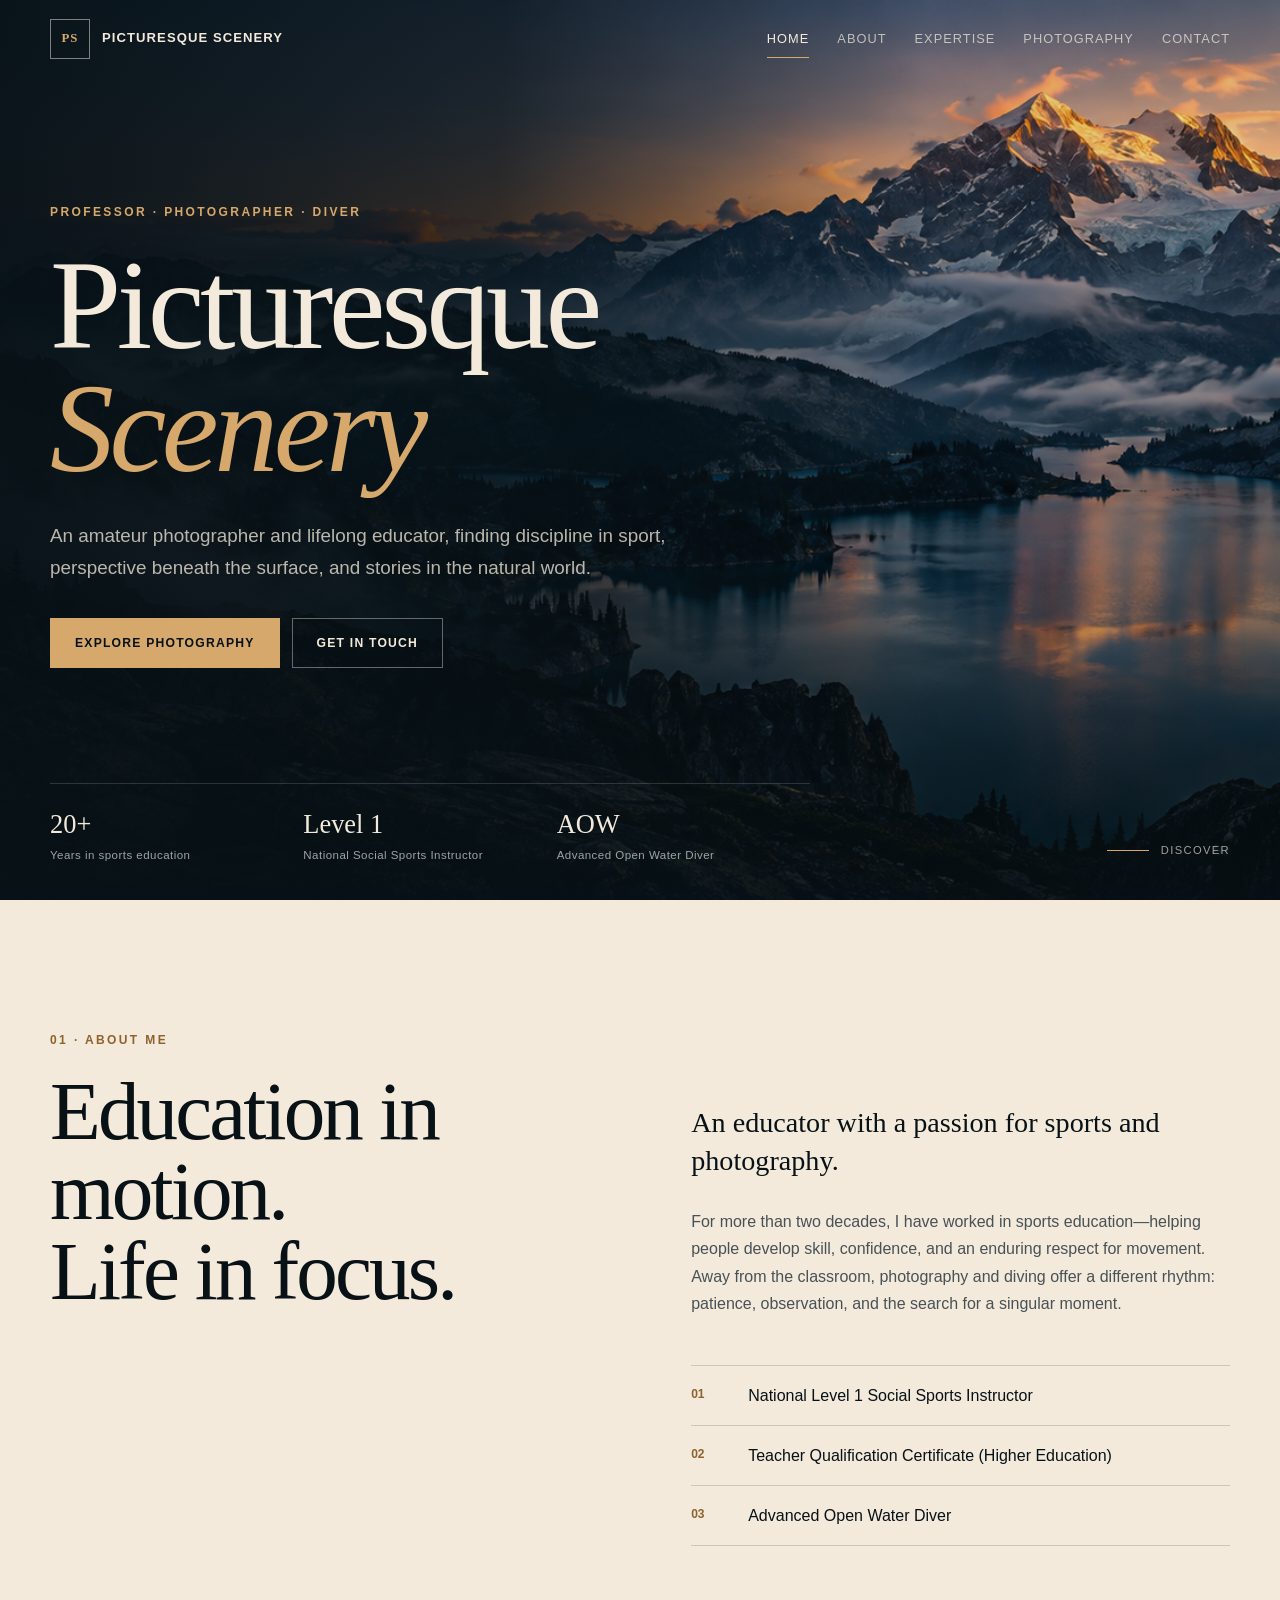
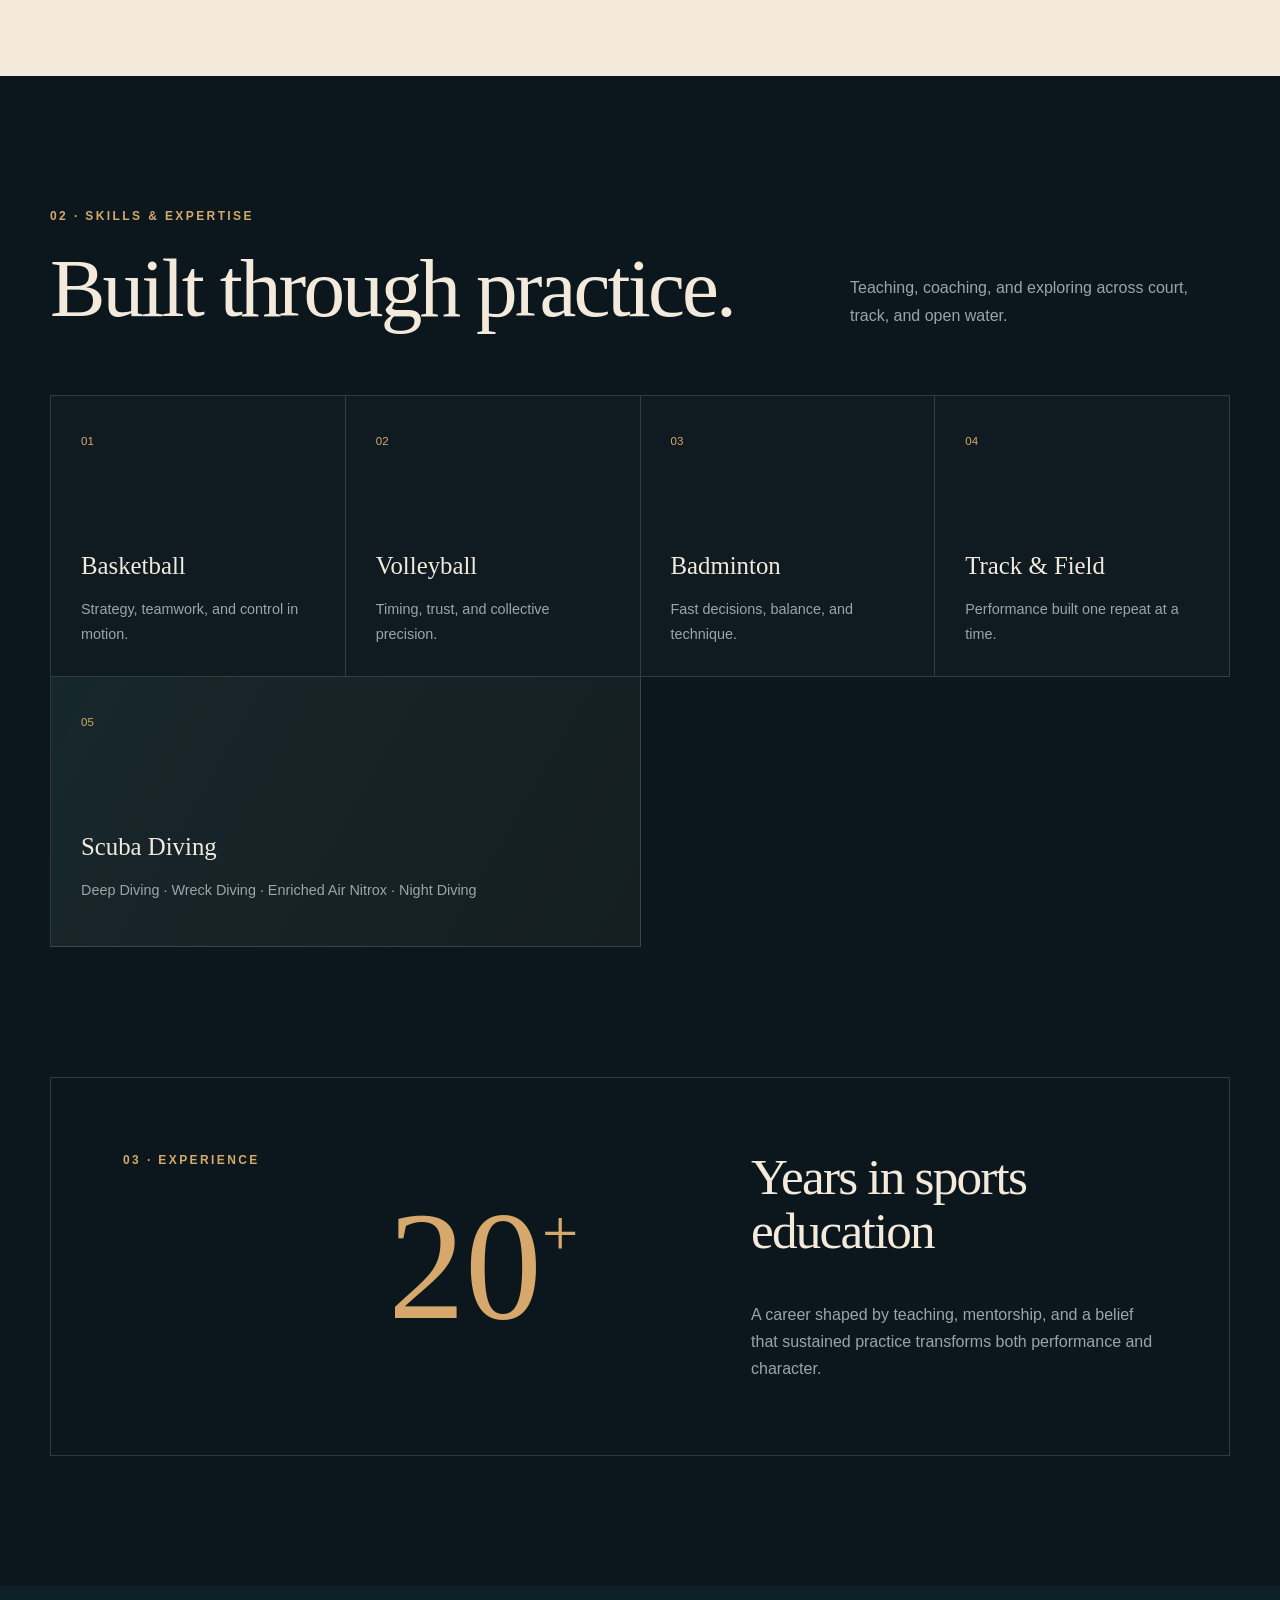
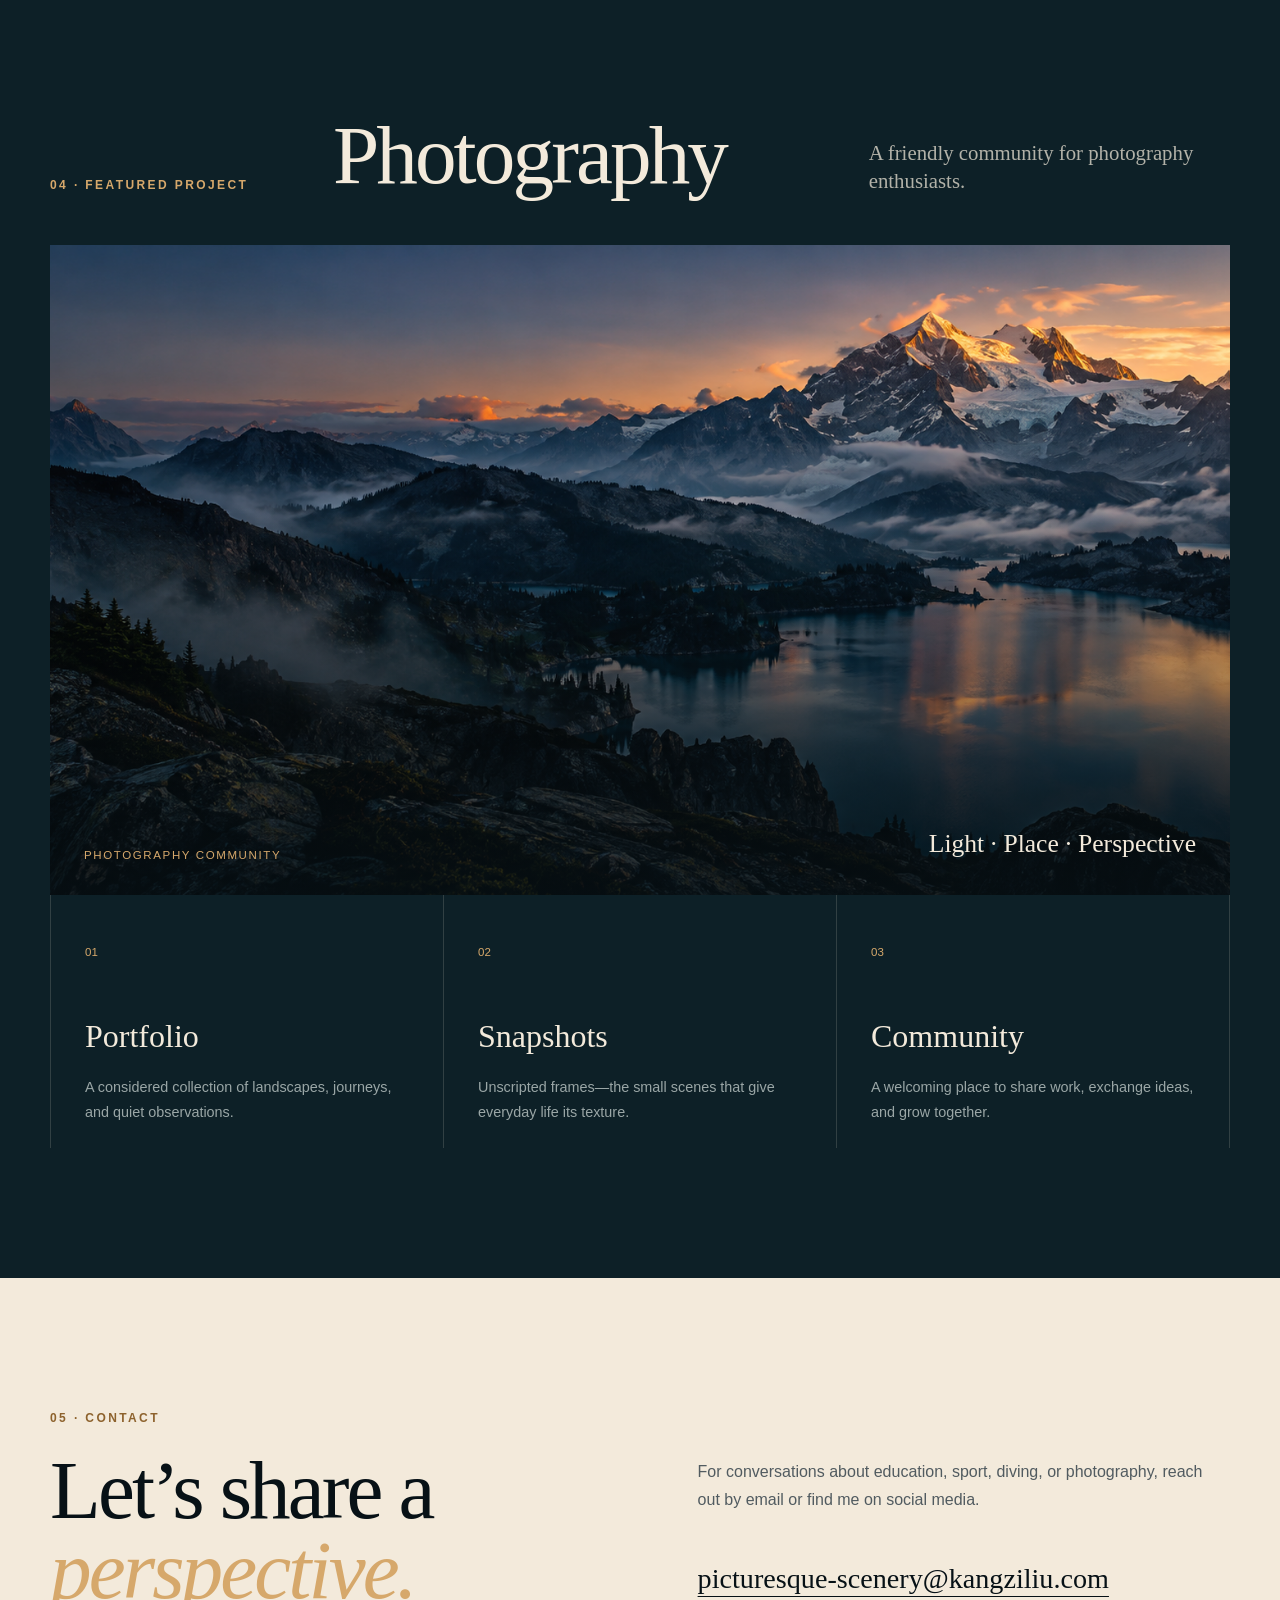
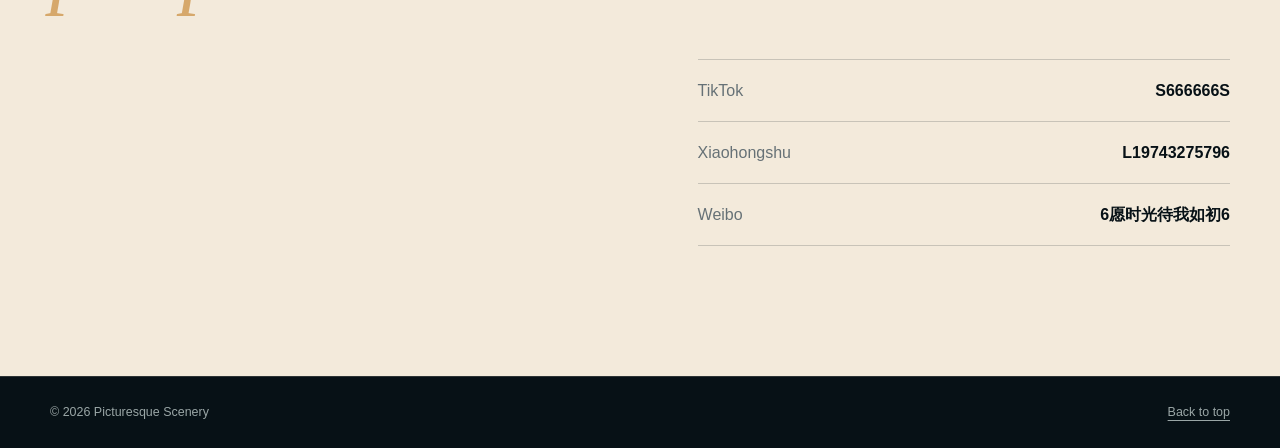
<file: index.html>
<!doctype html>
<html lang="en">
<head>
  <meta charset="utf-8">
  <meta name="viewport" content="width=device-width, initial-scale=1">
  <meta name="description" content="Picturesque Scenery — professor, sports educator, diver, and amateur photographer.">
  <meta name="theme-color" content="#071116">
  <title>Picturesque Scenery — Professor &amp; Photographer</title>
  <link rel="icon" type="image/svg+xml" href="data:image/svg+xml,%3Csvg xmlns='http://www.w3.org/2000/svg' viewBox='0 0 64 64'%3E%3Crect width='64' height='64' rx='14' fill='%23071116'/%3E%3Cpath d='M9 45 24 24l9 12 7-9 15 18H9Z' fill='%23d6a86b'/%3E%3Ccircle cx='45' cy='18' r='6' fill='%23f3eadb'/%3E%3C/svg%3E">
  <link rel="stylesheet" href="./style.css">
  <script src="./main.js" defer></script>
</head>
<body>
  <a class="skip-link" href="#main-content">Skip to content</a>
  <header class="site-header" data-header>
    <a class="brand" href="#home" aria-label="Picturesque Scenery home">
      <span class="brand-mark" aria-hidden="true">PS</span>
      <span>Picturesque Scenery</span>
    </a>
    <button class="nav-toggle" type="button" aria-label="Open navigation" aria-expanded="false" aria-controls="site-nav" data-nav-toggle>
      <span></span><span></span><span></span>
    </button>
    <nav class="site-nav" id="site-nav" aria-label="Main navigation" data-nav>
      <a class="active" href="#home">Home</a>
      <a href="#about">About</a>
      <a href="#expertise">Expertise</a>
      <a href="#project">Photography</a>
      <a href="#contact">Contact</a>
    </nav>
  </header>

  <main id="main-content">
    <section class="hero" id="home" aria-labelledby="hero-title">
      <img class="hero-image" src="./hero-landscape.png" alt="Mountain peaks glowing above a misty alpine lake at sunrise">
      <div class="hero-overlay"></div>
      <div class="hero-content shell reveal visible">
        <p class="eyebrow">Professor · Photographer · Diver</p>
        <h1 id="hero-title">Picturesque<br><em>Scenery</em></h1>
        <p class="hero-copy">An amateur photographer and lifelong educator, finding discipline in sport, perspective beneath the surface, and stories in the natural world.</p>
        <div class="hero-actions">
          <a class="button button-primary" href="#project">Explore photography</a>
          <a class="button button-ghost" href="#contact">Get in touch</a>
        </div>
      </div>
      <div class="hero-credentials" aria-label="Credentials">
        <div><strong>20+</strong><span>Years in sports education</span></div>
        <div><strong>Level 1</strong><span>National Social Sports Instructor</span></div>
        <div><strong>AOW</strong><span>Advanced Open Water Diver</span></div>
      </div>
      <a class="scroll-cue" href="#about" aria-label="Scroll to about section"><span></span>Discover</a>
    </section>

    <section class="section about" id="about" aria-labelledby="about-title">
      <div class="shell split-layout">
        <div class="section-heading reveal">
          <p class="eyebrow">01 · About me</p>
          <h2 id="about-title">Education in motion.<br>Life in focus.</h2>
        </div>
        <div class="about-copy reveal">
          <p class="lead">An educator with a passion for sports and photography.</p>
          <p>For more than two decades, I have worked in sports education—helping people develop skill, confidence, and an enduring respect for movement. Away from the classroom, photography and diving offer a different rhythm: patience, observation, and the search for a singular moment.</p>
          <div class="credentials-list">
            <div><span>01</span><p>National Level 1 Social Sports Instructor</p></div>
            <div><span>02</span><p>Teacher Qualification Certificate (Higher Education)</p></div>
            <div><span>03</span><p>Advanced Open Water Diver</p></div>
          </div>
        </div>
      </div>
    </section>

    <section class="section expertise" id="expertise" aria-labelledby="expertise-title">
      <div class="shell">
        <div class="section-heading horizontal reveal">
          <div>
            <p class="eyebrow">02 · Skills &amp; expertise</p>
            <h2 id="expertise-title">Built through practice.</h2>
          </div>
          <p>Teaching, coaching, and exploring across court, track, and open water.</p>
        </div>
        <div class="skill-grid">
          <article class="skill-card reveal"><span>01</span><h3>Basketball</h3><p>Strategy, teamwork, and control in motion.</p></article>
          <article class="skill-card reveal"><span>02</span><h3>Volleyball</h3><p>Timing, trust, and collective precision.</p></article>
          <article class="skill-card reveal"><span>03</span><h3>Badminton</h3><p>Fast decisions, balance, and technique.</p></article>
          <article class="skill-card reveal"><span>04</span><h3>Track &amp; Field</h3><p>Performance built one repeat at a time.</p></article>
          <article class="skill-card feature reveal"><span>05</span><h3>Scuba Diving</h3><p>Deep Diving · Wreck Diving · Enriched Air Nitrox · Night Diving</p></article>
        </div>
      </div>
    </section>

    <section class="section experience" aria-labelledby="experience-title">
      <div class="shell experience-panel reveal">
        <p class="eyebrow">03 · Experience</p>
        <div class="experience-number">20<span>+</span></div>
        <div>
          <h2 id="experience-title">Years in sports education</h2>
          <p>A career shaped by teaching, mentorship, and a belief that sustained practice transforms both performance and character.</p>
        </div>
      </div>
    </section>

    <section class="section project" id="project" aria-labelledby="project-title">
      <div class="shell">
        <div class="project-intro reveal">
          <p class="eyebrow">04 · Featured project</p>
          <h2 id="project-title">Photography</h2>
          <p class="lead">A friendly community for photography enthusiasts.</p>
        </div>
        <div class="project-visual reveal">
          <img src="./hero-landscape.png" alt="Panoramic alpine landscape reflected in still water" loading="lazy">
          <div class="project-caption"><span>Photography Community</span><strong>Light · Place · Perspective</strong></div>
        </div>
        <div class="category-grid">
          <article class="category reveal"><span>01</span><h3>Portfolio</h3><p>A considered collection of landscapes, journeys, and quiet observations.</p></article>
          <article class="category reveal"><span>02</span><h3>Snapshots</h3><p>Unscripted frames—the small scenes that give everyday life its texture.</p></article>
          <article class="category reveal"><span>03</span><h3>Community</h3><p>A welcoming place to share work, exchange ideas, and grow together.</p></article>
        </div>
      </div>
    </section>

    <section class="section contact" id="contact" aria-labelledby="contact-title">
      <div class="shell contact-grid">
        <div class="reveal">
          <p class="eyebrow">05 · Contact</p>
          <h2 id="contact-title">Let’s share a<br><em>perspective.</em></h2>
        </div>
        <div class="contact-details reveal">
          <p>For conversations about education, sport, diving, or photography, reach out by email or find me on social media.</p>
          <a class="email-link" href="mailto:picturesque-scenery@kangziliu.com">picturesque-scenery@kangziliu.com</a>
          <div class="social-list">
            <div><span>TikTok</span><strong>S666666S</strong></div>
            <div><span>Xiaohongshu</span><strong>L19743275796</strong></div>
            <div><span>Weibo</span><strong>6愿时光待我如初6</strong></div>
          </div>
        </div>
      </div>
    </section>
  </main>

  <footer class="site-footer">
    <div class="shell"><p>© <span data-year></span> Picturesque Scenery</p><a href="#home">Back to top</a></div>
  </footer>
</body>
</html>
</file>
<file: style.css>
:root {
  --ink: #071116;
  --ink-2: #0b171d;
  --paper: #f3eadb;
  --muted: #9aa6a6;
  --line: rgba(243, 234, 219, .16);
  --gold: #d6a86b;
  --teal: #5f8c8b;
  --shell: min(1180px, calc(100% - 48px));
}

* { box-sizing: border-box; }
html { scroll-behavior: smooth; }
body { margin: 0; background: var(--ink); color: var(--paper); font-family: Inter, ui-sans-serif, -apple-system, BlinkMacSystemFont, "Segoe UI", sans-serif; font-size: 16px; line-height: 1.7; }
body.nav-open { overflow: hidden; }
a { color: inherit; }
img { display: block; max-width: 100%; }
button, a { -webkit-tap-highlight-color: transparent; }
.shell { width: var(--shell); margin-inline: auto; }
.skip-link { position: fixed; top: 10px; left: 10px; z-index: 1000; padding: 10px 16px; background: var(--paper); color: var(--ink); transform: translateY(-150%); }
.skip-link:focus { transform: translateY(0); }

.site-header { position: fixed; inset: 0 0 auto; z-index: 100; min-height: 78px; display: flex; align-items: center; justify-content: space-between; padding: 14px max(24px, calc((100vw - 1180px) / 2)); transition: background .3s ease, border-color .3s ease; border-bottom: 1px solid transparent; }
.site-header.scrolled { background: rgba(7, 17, 22, .9); border-color: var(--line); backdrop-filter: blur(14px); }
.brand { display: flex; align-items: center; gap: 12px; text-decoration: none; font-size: .82rem; font-weight: 650; letter-spacing: .08em; text-transform: uppercase; }
.brand-mark { width: 40px; aspect-ratio: 1; display: grid; place-items: center; border: 1px solid rgba(243,234,219,.5); color: var(--gold); font-family: Georgia, serif; font-size: .8rem; }
.site-nav { display: flex; align-items: center; gap: 28px; }
.site-nav a { position: relative; text-decoration: none; color: rgba(243,234,219,.72); font-size: .8rem; letter-spacing: .08em; text-transform: uppercase; }
.site-nav a::after { content: ""; position: absolute; left: 0; right: 100%; bottom: -9px; height: 1px; background: var(--gold); transition: right .25s ease; }
.site-nav a:hover, .site-nav a.active { color: var(--paper); }
.site-nav a:hover::after, .site-nav a.active::after { right: 0; }
.nav-toggle { display: none; width: 44px; height: 44px; padding: 11px; border: 0; background: transparent; cursor: pointer; }
.nav-toggle span { display: block; height: 1px; background: var(--paper); margin: 6px 0; transition: transform .25s ease, opacity .25s ease; }

.hero { position: relative; min-height: 100svh; display: grid; align-items: center; overflow: hidden; }
.hero-image, .hero-overlay { position: absolute; inset: 0; width: 100%; height: 100%; }
.hero-image { object-fit: cover; object-position: center; }
.hero-overlay { background: linear-gradient(90deg, rgba(7,17,22,.94) 0%, rgba(7,17,22,.74) 39%, rgba(7,17,22,.1) 72%), linear-gradient(0deg, rgba(7,17,22,.8), transparent 40%); }
.hero-content { position: relative; z-index: 2; padding: 140px 0 170px; }
.eyebrow { margin: 0 0 22px; color: var(--gold); font-size: .75rem; font-weight: 700; letter-spacing: .2em; text-transform: uppercase; }
h1, h2, h3, p { margin-top: 0; }
h1, h2 { font-family: Georgia, "Times New Roman", serif; font-weight: 400; line-height: .96; letter-spacing: -.035em; }
h1 { max-width: 770px; margin-bottom: 30px; font-size: clamp(4.3rem, 10vw, 9.5rem); }
h1 em, h2 em { color: var(--gold); font-weight: 400; }
.hero-copy { max-width: 630px; margin-bottom: 34px; color: rgba(243,234,219,.76); font-size: clamp(1rem, 1.5vw, 1.18rem); }
.hero-actions { display: flex; flex-wrap: wrap; gap: 12px; }
.button { min-height: 50px; display: inline-flex; align-items: center; justify-content: center; padding: 0 24px; border: 1px solid transparent; text-decoration: none; font-size: .76rem; font-weight: 700; letter-spacing: .1em; text-transform: uppercase; transition: transform .2s ease, background .2s ease, color .2s ease; }
.button:hover { transform: translateY(-2px); }
.button-primary { background: var(--gold); color: var(--ink); }
.button-primary:hover { background: var(--paper); }
.button-ghost { border-color: rgba(243,234,219,.4); background: rgba(7,17,22,.22); }
.button-ghost:hover { border-color: var(--paper); }
.hero-credentials { position: absolute; z-index: 2; left: max(24px, calc((100vw - 1180px) / 2)); right: max(24px, calc((100vw - 1180px) / 2)); bottom: 34px; display: grid; grid-template-columns: repeat(3, minmax(0, 1fr)); max-width: 760px; border-top: 1px solid var(--line); }
.hero-credentials div { padding: 18px 24px 0 0; }
.hero-credentials strong { display: block; color: var(--paper); font-family: Georgia, serif; font-size: 1.65rem; font-weight: 400; }
.hero-credentials span { display: block; color: var(--muted); font-size: .72rem; letter-spacing: .04em; }
.scroll-cue { position: absolute; right: max(24px, calc((100vw - 1180px) / 2)); bottom: 40px; z-index: 2; display: flex; align-items: center; gap: 12px; color: rgba(243,234,219,.66); text-decoration: none; font-size: .7rem; letter-spacing: .12em; text-transform: uppercase; }
.scroll-cue span { width: 42px; height: 1px; background: var(--gold); }

.section { padding: 130px 0; }
.section-heading h2, .project-intro h2, .contact h2 { margin-bottom: 0; font-size: clamp(3rem, 6.5vw, 6.5rem); }
.split-layout { display: grid; grid-template-columns: 1fr 1fr; gap: 8vw; }
.about { background: var(--paper); color: var(--ink); }
.about .eyebrow { color: #8d622d; }
.about-copy { padding-top: 74px; }
.lead { font-family: Georgia, serif; font-size: clamp(1.35rem, 2.2vw, 2rem); line-height: 1.35; }
.about-copy > p:not(.lead) { color: #485156; }
.credentials-list { margin-top: 48px; border-top: 1px solid rgba(7,17,22,.16); }
.credentials-list div { display: grid; grid-template-columns: 45px 1fr; gap: 12px; padding: 18px 0; border-bottom: 1px solid rgba(7,17,22,.16); }
.credentials-list span { color: #8d622d; font-size: .75rem; font-weight: 700; }
.credentials-list p { margin: 0; line-height: 1.45; }

.expertise { background: var(--ink-2); }
.section-heading.horizontal { display: flex; align-items: end; justify-content: space-between; gap: 40px; margin-bottom: 66px; }
.section-heading.horizontal > p { max-width: 380px; margin: 0; color: var(--muted); }
.skill-grid { display: grid; grid-template-columns: repeat(4, 1fr); border-top: 1px solid var(--line); border-left: 1px solid var(--line); }
.skill-card { min-height: 270px; padding: 30px; border-right: 1px solid var(--line); border-bottom: 1px solid var(--line); background: rgba(255,255,255,.015); transition: background .25s ease, transform .25s ease; }
.skill-card:hover { background: rgba(214,168,107,.07); transform: translateY(-4px); }
.skill-card span { color: var(--gold); font-size: .72rem; }
.skill-card h3 { margin: 92px 0 10px; font-family: Georgia, serif; font-size: 1.55rem; font-weight: 400; }
.skill-card p { margin: 0; color: var(--muted); font-size: .9rem; }
.skill-card.feature { grid-column: span 2; background: linear-gradient(120deg, rgba(95,140,139,.14), rgba(214,168,107,.05)); }

.experience { padding-top: 0; background: var(--ink-2); }
.experience-panel { display: grid; grid-template-columns: .7fr 1fr 1.25fr; align-items: center; gap: 38px; padding: 72px; border: 1px solid var(--line); }
.experience-panel .eyebrow { align-self: start; }
.experience-number { color: var(--gold); font-family: Georgia, serif; font-size: clamp(6rem, 12vw, 12rem); line-height: .72; }
.experience-number span { font-size: .42em; vertical-align: top; }
.experience-panel h2 { font-size: clamp(2rem, 4vw, 3.5rem); line-height: 1.06; }
.experience-panel div:last-child p { margin: 0; color: var(--muted); }

.project { background: #0d2027; }
.project-intro { display: grid; grid-template-columns: .7fr 1.4fr 1fr; align-items: end; gap: 30px; margin-bottom: 50px; }
.project-intro .eyebrow, .project-intro h2, .project-intro p { margin-bottom: 0; }
.project-intro .lead { color: rgba(243,234,219,.72); font-size: 1.3rem; }
.project-visual { position: relative; height: min(62vw, 650px); min-height: 390px; overflow: hidden; }
.project-visual::after { content: ""; position: absolute; inset: 0; background: linear-gradient(0deg, rgba(7,17,22,.75), transparent 60%); }
.project-visual img { width: 100%; height: 100%; object-fit: cover; transition: transform 1s cubic-bezier(.2,.7,.2,1); }
.project-visual:hover img { transform: scale(1.025); }
.project-caption { position: absolute; z-index: 2; left: 34px; right: 34px; bottom: 30px; display: flex; justify-content: space-between; align-items: end; gap: 20px; }
.project-caption span { color: var(--gold); font-size: .72rem; letter-spacing: .14em; text-transform: uppercase; }
.project-caption strong { font-family: Georgia, serif; font-size: clamp(1.2rem, 2vw, 1.8rem); font-weight: 400; }
.category-grid { display: grid; grid-template-columns: repeat(3, 1fr); border-left: 1px solid var(--line); }
.category { padding: 42px 34px 10px; border-right: 1px solid var(--line); }
.category span { color: var(--gold); font-size: .72rem; }
.category h3 { margin: 44px 0 12px; font-family: Georgia, serif; font-size: 2rem; font-weight: 400; }
.category p { color: var(--muted); font-size: .9rem; }

.contact { background: var(--paper); color: var(--ink); }
.contact .eyebrow { color: #8d622d; }
.contact-grid { display: grid; grid-template-columns: 1fr 1fr; gap: 9vw; }
.contact-details { padding-top: 50px; }
.contact-details > p { max-width: 520px; color: #515b60; }
.email-link { display: inline-block; margin: 26px 0 56px; color: var(--ink); font-family: Georgia, serif; font-size: clamp(1.25rem, 2.2vw, 2rem); text-decoration-thickness: 1px; text-underline-offset: 8px; overflow-wrap: anywhere; }
.social-list { border-top: 1px solid rgba(7,17,22,.18); }
.social-list div { display: flex; justify-content: space-between; gap: 20px; padding: 17px 0; border-bottom: 1px solid rgba(7,17,22,.18); }
.social-list span { color: #667176; }
.social-list strong { font-weight: 650; text-align: right; }
.site-footer { border-top: 1px solid var(--line); padding: 25px 0; color: var(--muted); font-size: .78rem; }
.site-footer .shell { display: flex; justify-content: space-between; }
.site-footer p { margin: 0; }
.site-footer a { text-underline-offset: 4px; }

.reveal { opacity: 0; transform: translateY(26px); transition: opacity .75s ease, transform .75s ease; }
.reveal.visible { opacity: 1; transform: none; }

@media (max-width: 900px) {
  :root { --shell: min(100% - 36px, 700px); }
  .site-header { padding-inline: 18px; }
  .nav-toggle { display: block; position: relative; z-index: 2; }
  .site-nav { position: fixed; inset: 0; flex-direction: column; align-items: flex-start; justify-content: center; padding: 80px 10vw; gap: 22px; background: rgba(7,17,22,.98); opacity: 0; visibility: hidden; transition: opacity .25s ease, visibility .25s ease; }
  .site-nav.open { opacity: 1; visibility: visible; }
  .site-nav a { font-family: Georgia, serif; font-size: 2.3rem; letter-spacing: -.02em; text-transform: none; }
  .nav-toggle[aria-expanded="true"] span:nth-child(1) { transform: translateY(7px) rotate(45deg); }
  .nav-toggle[aria-expanded="true"] span:nth-child(2) { opacity: 0; }
  .nav-toggle[aria-expanded="true"] span:nth-child(3) { transform: translateY(-7px) rotate(-45deg); }
  .hero-overlay { background: linear-gradient(90deg, rgba(7,17,22,.92), rgba(7,17,22,.35)), linear-gradient(0deg, rgba(7,17,22,.85), transparent 50%); }
  .hero-credentials { grid-template-columns: repeat(3, 1fr); left: 18px; right: 18px; }
  .scroll-cue { display: none; }
  .split-layout, .contact-grid { grid-template-columns: 1fr; gap: 28px; }
  .about-copy, .contact-details { padding-top: 10px; }
  .skill-grid { grid-template-columns: repeat(2, 1fr); }
  .experience-panel { grid-template-columns: 1fr 1fr; padding: 48px 34px; }
  .experience-panel > div:last-child { grid-column: 1 / -1; }
  .project-intro { grid-template-columns: 1fr 1fr; }
  .project-intro .lead { grid-column: 2; }
  .category-grid { grid-template-columns: 1fr; border-top: 1px solid var(--line); }
  .category { padding-bottom: 24px; border-bottom: 1px solid var(--line); }
}

@media (max-width: 620px) {
  .brand > span:last-child { display: none; }
  .section { padding: 90px 0; }
  .hero-content { padding: 105px 0 245px; }
  h1 { font-size: clamp(3.7rem, 19vw, 6rem); }
  .hero-image { object-position: 61% center; }
  .hero-overlay { background: linear-gradient(90deg, rgba(7,17,22,.88), rgba(7,17,22,.3)), linear-gradient(0deg, rgba(7,17,22,.94) 5%, transparent 65%); }
  .hero-credentials { bottom: 24px; grid-template-columns: 1fr; max-width: 360px; }
  .hero-credentials div { display: grid; grid-template-columns: 76px 1fr; align-items: center; gap: 10px; padding-top: 8px; }
  .hero-credentials strong { font-size: 1.25rem; }
  .section-heading.horizontal { display: block; }
  .section-heading.horizontal > p { margin-top: 24px; }
  .skill-grid { grid-template-columns: 1fr; }
  .skill-card.feature { grid-column: auto; }
  .skill-card { min-height: 220px; }
  .skill-card h3 { margin-top: 62px; }
  .experience-panel { display: block; padding: 36px 24px; }
  .experience-number { margin: 45px 0; }
  .project-intro { display: block; }
  .project-intro h2, .project-intro .lead { margin-top: 18px; }
  .project-visual { min-height: 430px; }
  .project-visual img { object-position: 63% center; }
  .project-caption { left: 20px; right: 20px; flex-direction: column; align-items: flex-start; }
  .category { padding-inline: 20px; }
  .site-footer .shell { gap: 20px; }
}

@media (prefers-reduced-motion: reduce) {
  html { scroll-behavior: auto; }
  *, *::before, *::after { animation-duration: .01ms !important; transition-duration: .01ms !important; }
  .reveal { opacity: 1; transform: none; }
}
</file>
